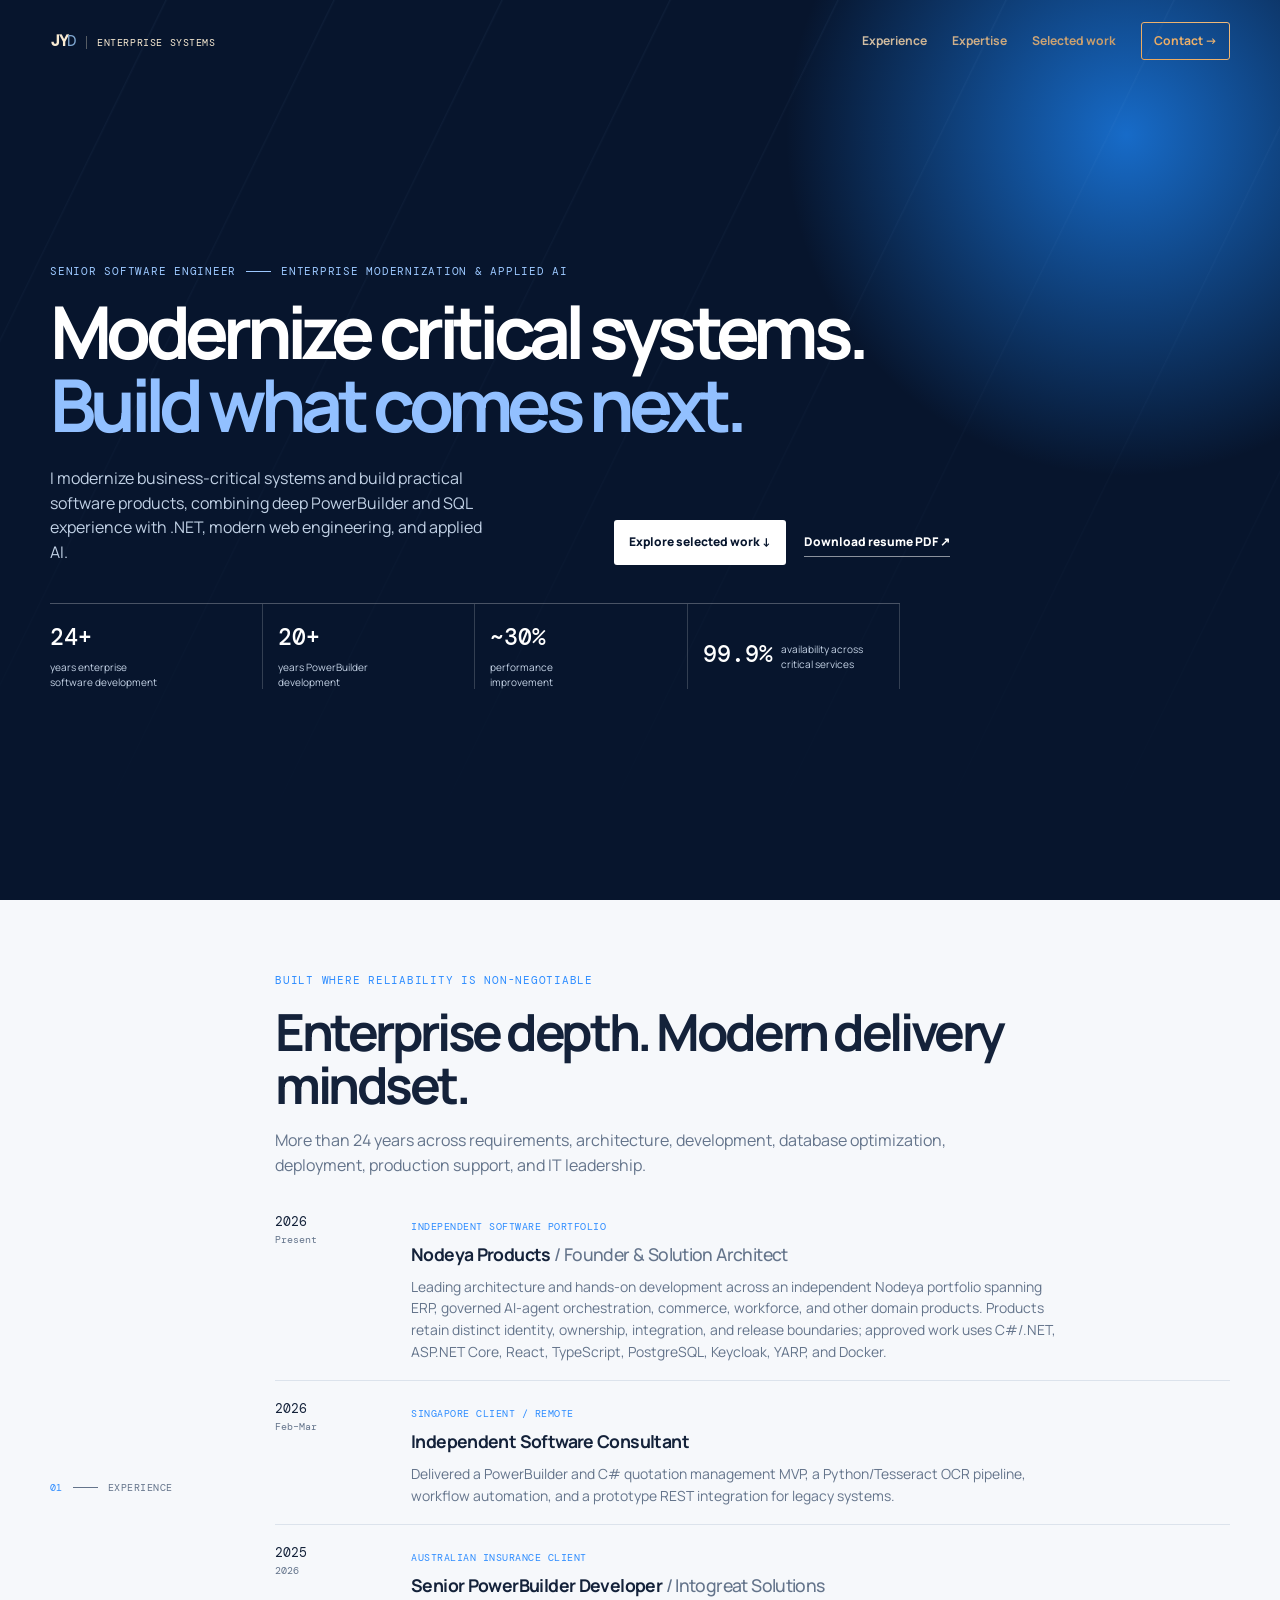
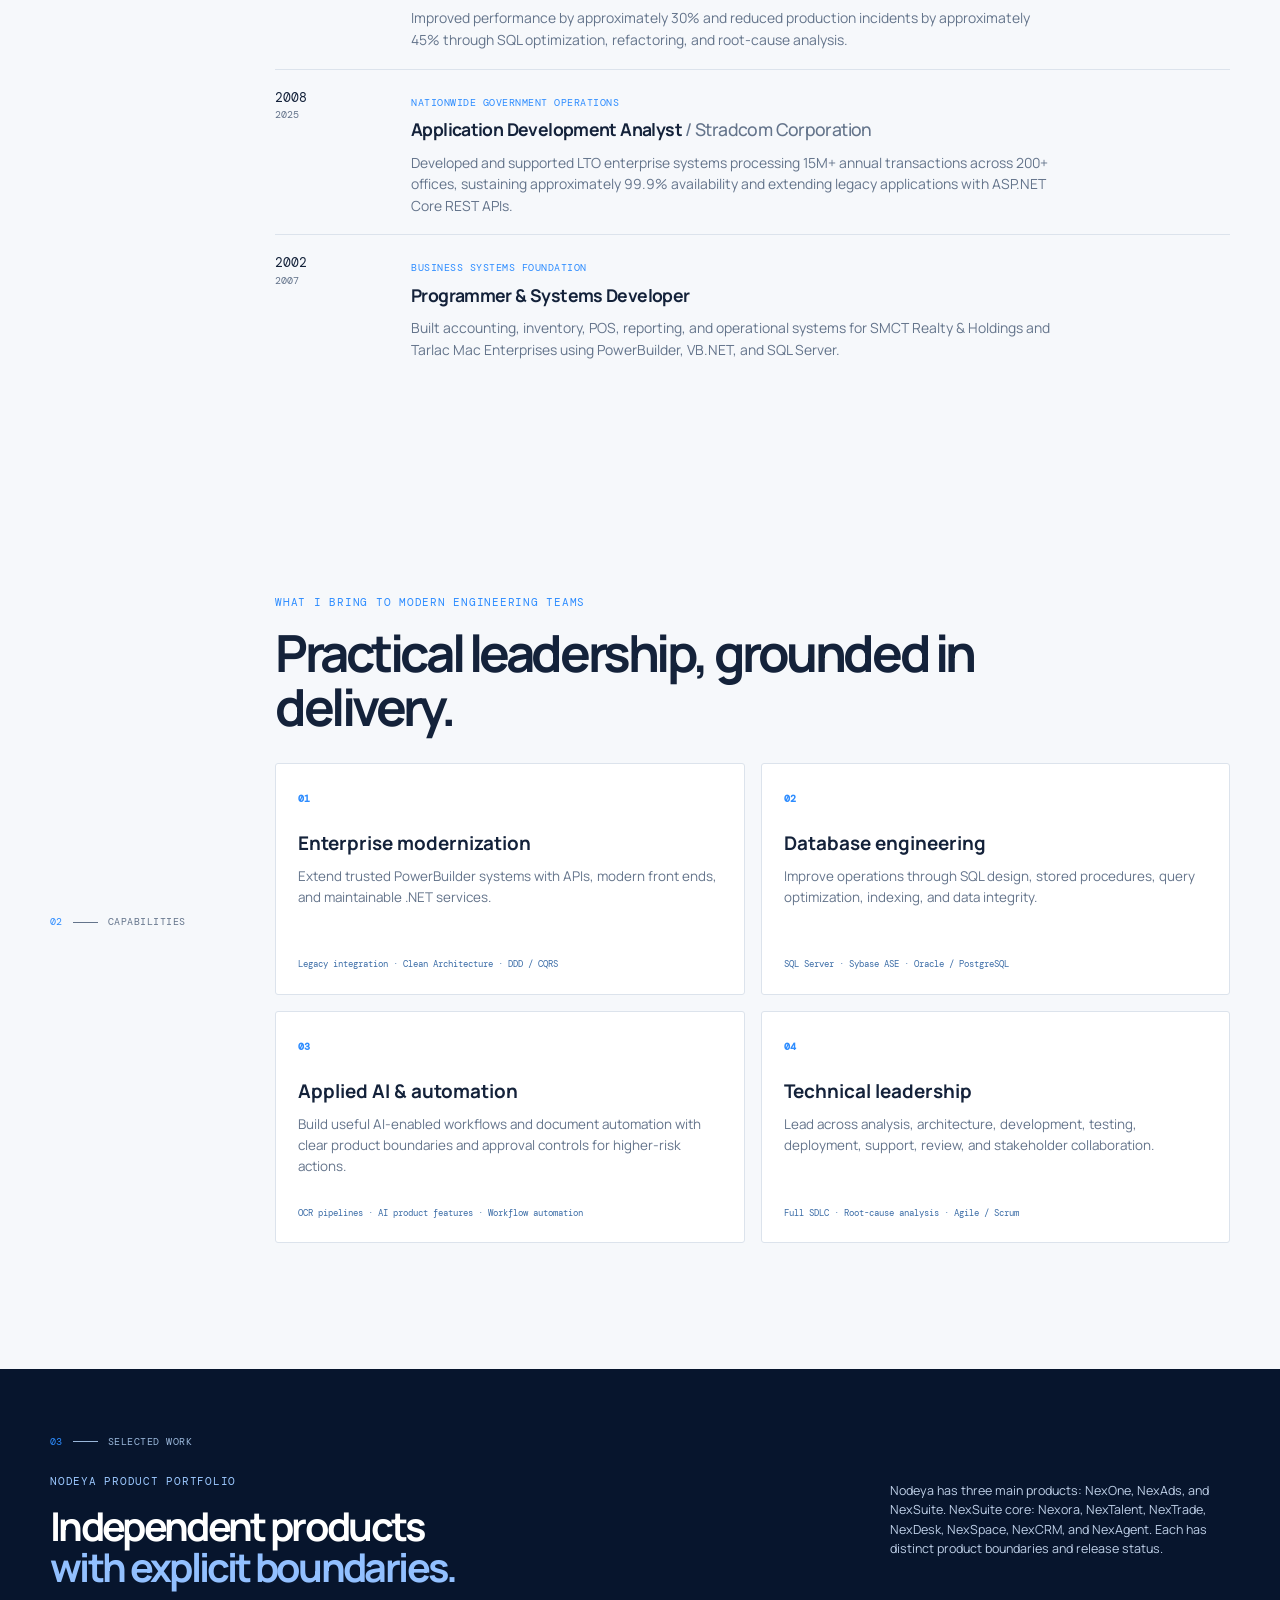
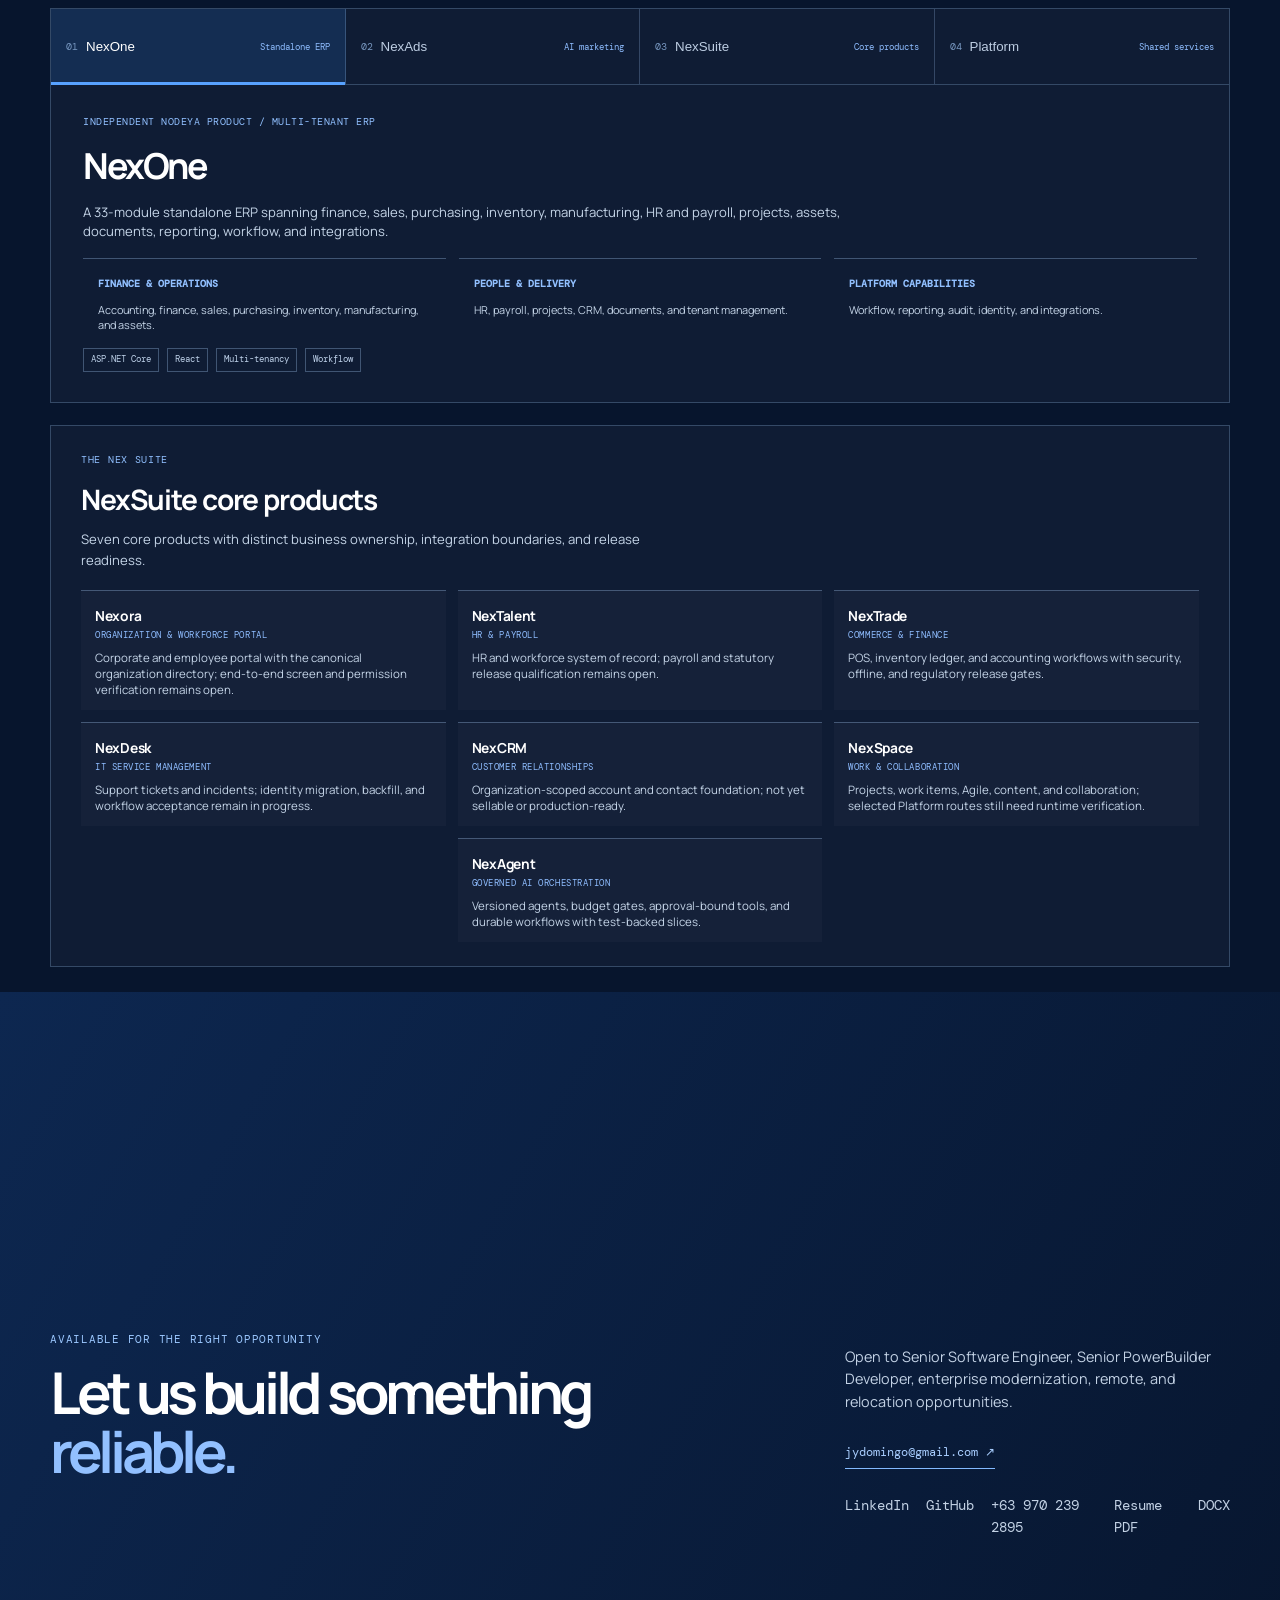
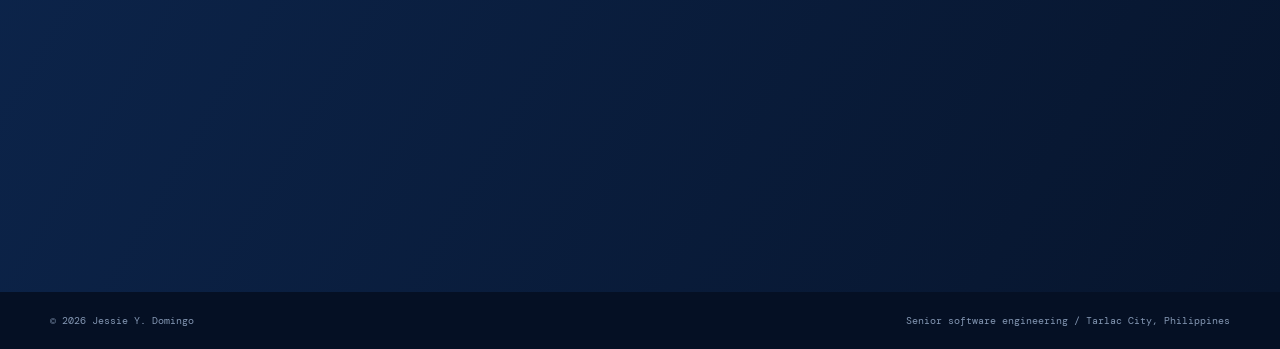
<file: index.html>
<!doctype html>
<html lang="en"><head><meta charset="utf-8"><meta name="viewport" content="width=device-width,initial-scale=1"><meta name="theme-color" content="#07152d"><meta name="description" content="Jessie Y. Domingo is a senior software engineer focused on enterprise modernization, .NET, PowerBuilder, and governed AI-agent engineering"><link rel="canonical" href="https://jessie-portfolio.jydomingo.workers.dev/"><meta property="og:type" content="website"><meta property="og:site_name" content="Jessie Y. Domingo Portfolio"><meta property="og:title" content="Jessie Y. Domingo | Senior Software Engineer"><meta property="og:description" content="Enterprise modernization, .NET, PowerBuilder, and governed AI-agent engineering backed by 24+ years of experience."><meta property="og:url" content="https://jessie-portfolio.jydomingo.workers.dev/"><meta name="twitter:card" content="summary"><meta name="twitter:title" content="Jessie Y. Domingo | Senior Software Engineer"><meta name="twitter:description" content="Enterprise modernization, PowerBuilder, C#/.NET, SQL, and applied AI product work."><title>Jessie Y. Domingo | Senior Software Engineer</title><link rel="preconnect" href="https://fonts.googleapis.com"><link rel="preconnect" href="https://fonts.gstatic.com" crossorigin><link href="https://fonts.googleapis.com/css2?family=DM+Mono:wght@400;500&amp;family=Manrope:wght@400;500;600;700;800&amp;display=swap" rel="stylesheet"><link rel="stylesheet" href="styles.css"><link rel="stylesheet" href="compact.css"><link rel="stylesheet" href="viewport.css"><link rel="stylesheet" href="transparent-header.css"></head>
<body><a class="skip" href="#main">Skip to content</a><div class="progress"><span></span></div><header><a class="brand" href="#top"><b>JY</b><i>D</i><small>Enterprise systems</small></a><button class="menu" aria-expanded="false" aria-controls="nav"><span class="sr">Menu</span><i></i><i></i></button><nav id="nav"><a href="#experience">Experience</a><a href="#capabilities">Expertise</a><a href="#products">Selected work</a><a class="nav-cta" href="#contact">Contact &rarr;</a></nav></header>
<main id="main">
<section id="top" class="hero"><div class="grid"></div><div class="shell"><p class="eyebrow reveal">Senior software engineer <b></b> enterprise modernization &amp; applied AI</p><h1 class="reveal">Modernize critical systems.<br><em>Build what comes next.</em></h1><div class="intro reveal"><p>I modernize business-critical systems and build practical software products, combining deep PowerBuilder and SQL experience with .NET, modern web engineering, and applied AI.</p><div><a class="button" href="#products">Explore selected work &darr;</a><a class="resume" href="Jessie_Domingo_Senior_Software_Engineer_Resume.pdf" download>Download resume PDF &nearr;</a></div></div><div class="stats reveal"><div><strong>24+</strong><span>years enterprise<br>software development</span></div><div><strong>20+</strong><span>years PowerBuilder<br>development</span></div><div><strong>~30%</strong><span>performance<br>improvement</span></div><div><strong>99.9%</strong><span>availability across<br>critical services</span></div></div></div></section>
<section id="experience" class="section shell"><aside><b>01</b><i></i><span>Experience</span></aside><div><p class="eyebrow blue">Built where reliability is non-negotiable</p><h2>Enterprise depth. Modern delivery mindset.</h2><p class="lede">More than 24 years across requirements, architecture, development, database optimization, deployment, production support, and IT leadership.</p><div class="timeline">
<article class="reveal"><time>2026<small>Present</small></time><div><label>Independent software portfolio</label><h3>Nodeya Products <em>/ Founder &amp; Solution Architect</em></h3><p>Leading architecture and hands-on development across an independent Nodeya portfolio spanning ERP, governed AI-agent orchestration, commerce, workforce, and other domain products. Products retain distinct identity, ownership, integration, and release boundaries; approved work uses C#/.NET, ASP.NET Core, React, TypeScript, PostgreSQL, Keycloak, YARP, and Docker.</p></div></article>
<article class="reveal"><time>2026<small>Feb&ndash;Mar</small></time><div><label>Singapore client / remote</label><h3>Independent Software Consultant</h3><p>Delivered a PowerBuilder and C# quotation management MVP, a Python/Tesseract OCR pipeline, workflow automation, and a prototype REST integration for legacy systems.</p></div></article>
<article class="reveal"><time>2025<small>2026</small></time><div><label>Australian insurance client</label><h3>Senior PowerBuilder Developer <em>/ Intogreat Solutions</em></h3><p>Improved performance by approximately 30% and reduced production incidents by approximately 45% through SQL optimization, refactoring, and root-cause analysis.</p></div></article>
<article class="reveal"><time>2008<small>2025</small></time><div><label>Nationwide government operations</label><h3>Application Development Analyst <em>/ Stradcom Corporation</em></h3><p>Developed and supported LTO enterprise systems processing 15M+ annual transactions across 200+ offices, sustaining approximately 99.9% availability and extending legacy applications with ASP.NET Core REST APIs.</p></div></article>
<article class="reveal"><time>2002<small>2007</small></time><div><label>Business systems foundation</label><h3>Programmer &amp; Systems Developer</h3><p>Built accounting, inventory, POS, reporting, and operational systems for SMCT Realty &amp; Holdings and Tarlac Mac Enterprises using PowerBuilder, VB.NET, and SQL Server.</p></div></article></div></div></section>
<section id="capabilities" class="section shell"><aside><b>02</b><i></i><span>Capabilities</span></aside><div><p class="eyebrow blue">What I bring to modern engineering teams</p><h2>Practical leadership, grounded in delivery.</h2><div class="cards"><article class="reveal"><b>01</b><h3>Enterprise modernization</h3><p>Extend trusted PowerBuilder systems with APIs, modern front ends, and maintainable .NET services.</p><small>Legacy integration &middot; Clean Architecture &middot; DDD / CQRS</small></article><article class="reveal"><b>02</b><h3>Database engineering</h3><p>Improve operations through SQL design, stored procedures, query optimization, indexing, and data integrity.</p><small>SQL Server &middot; Sybase ASE &middot; Oracle / PostgreSQL</small></article><article class="reveal"><b>03</b><h3>Applied AI &amp; automation</h3><p>Build useful AI-enabled workflows and document automation with clear product boundaries and approval controls for higher-risk actions.</p><small>OCR pipelines &middot; AI product features &middot; Workflow automation</small></article><article class="reveal"><b>04</b><h3>Technical leadership</h3><p>Lead across analysis, architecture, development, testing, deployment, support, review, and stakeholder collaboration.</p><small>Full SDLC &middot; Root-cause analysis &middot; Agile / Scrum</small></article></div></div></section>
<section id="products" class="products"><div class="shell"><aside><b>03</b><i></i><span>Selected work</span></aside><div class="product-title"><div><p class="eyebrow">Nodeya product portfolio</p><h2>Independent products<br><em>with explicit boundaries.</em></h2></div><p>Nodeya has three main products: NexOne, NexAds, and NexSuite. NexSuite core: Nexora, NexTalent, NexTrade, NexDesk, NexSpace, NexCRM, and NexAgent. Each has distinct product boundaries and release status.</p></div><div class="explorer reveal"><div class="tabs" role="tablist"><button class="tab active" role="tab" aria-selected="true" aria-controls="nexone" data-panel="nexone"><b>01</b>NexOne <small>Standalone ERP</small></button><button class="tab" role="tab" aria-selected="false" aria-controls="nexads" data-panel="nexads"><b>02</b>NexAds <small>AI marketing</small></button><button class="tab" role="tab" aria-selected="false" aria-controls="nexsuite" data-panel="nexsuite"><b>03</b>NexSuite <small>Core products</small></button><button class="tab" role="tab" aria-selected="false" aria-controls="platform" data-panel="platform"><b>04</b>Platform <small>Shared services</small></button></div>
<article id="nexone" class="panel active" role="tabpanel"><label>Independent Nodeya product / multi-tenant ERP</label><h3>NexOne</h3><p>A 33-module standalone ERP spanning finance, sales, purchasing, inventory, manufacturing, HR and payroll, projects, assets, documents, reporting, workflow, and integrations.</p><div class="modules"><div><b>Finance &amp; operations</b><span>Accounting, finance, sales, purchasing, inventory, manufacturing, and assets.</span></div><div><b>People &amp; delivery</b><span>HR, payroll, projects, CRM, documents, and tenant management.</span></div><div><b>Platform capabilities</b><span>Workflow, reporting, audit, identity, and integrations.</span></div></div><footer class="chips"><span>ASP.NET Core</span><span>React</span><span>Multi-tenancy</span><span>Workflow</span></footer></article>
<article id="nexads" class="panel" role="tabpanel" hidden><label>Nodeya main product / AI marketing</label><h3>NexAds</h3><p>An independently owned AI-marketing product with documented backend scope for campaigns, content, analytics, automation, and brand workflows. The frontend and provider-sync implementation remain in progress.</p><div class="modules"><div><b>Campaign &amp; content</b><span>Backend foundations for planning campaigns and creating marketing content.</span></div><div><b>AI provider boundary</b><span>Provider abstractions keep product workflows independent of a specific AI service.</span></div><div><b>Delivery status</b><span>End-to-end frontend paths and external publishing/provider sync still need completion.</span></div></div><footer class="chips"><span>ASP.NET Core</span><span>AI provider abstractions</span><span>Campaign APIs</span></footer><a class="case-link" href="NexAds/CASE_STUDY.md">Read the NexAds case study &rarr;</a></article>
<article id="nexsuite" class="panel" role="tabpanel" hidden><label>Nodeya main product / seven core products</label><h3>NexSuite</h3><p>NexSuite core products are Nexora, NexTalent, NexTrade, NexDesk, NexCRM, NexSpace, and NexAgent. Each product owns its business domain; integration and release readiness are tracked by product.</p><div class="modules"><div><b>Organization &amp; people</b><span>Nexora organization directory and portal; NexTalent HR and payroll.</span></div><div><b>Business operations</b><span>NexTrade commerce, NexDesk service management, NexCRM relationships, and NexSpace work.</span></div><div><b>AI orchestration</b><span>NexAgent adds governed agent versioning, budgets, approvals, and workflows.</span></div></div><footer class="chips"><span>Nexora</span><span>NexTalent</span><span>NexTrade</span><span>NexDesk</span><span>NexCRM</span><span>NexSpace</span><span>NexAgent</span></footer></article>

<article id="platform" class="panel" role="tabpanel" hidden><label>Nodeya shared foundation</label><h3>Platform Services</h3><p>A modular platform target for approved shared capabilities such as platform accounts, billing, identity, audit, notifications, and file storage. Product-owned records and access rules remain with each product; migration and verification status vary.</p><div class="modules"><div><b>Identity &amp; access</b><span>Accounts, sessions, roles, permissions, API access, and SSO.</span></div><div><b>Commerce &amp; billing</b><span>Product catalog, subscriptions, payments, billing, and revenue.</span></div><div><b>Shared operations</b><span>Scoped audit, notifications, file storage, YARP gateway, and status.</span></div></div><footer class="chips"><span>.NET APIs</span><span>YARP</span><span>Keycloak OIDC</span><span>Outbox</span></footer></article></div><div class="suite reveal"><p class="suite-eyebrow">The Nex Suite</p><h3>NexSuite core products</h3><p class="suite-lede">Seven core products with distinct business ownership, integration boundaries, and release readiness.</p><div class="suite-grid"><a class="suite-item" href="Nexora/CASE_STUDY.md"><b>Nexora</b><i>Organization &amp; workforce portal</i><span>Corporate and employee portal with the canonical organization directory; end-to-end screen and permission verification remains open.</span></a><a class="suite-item" href="NexTalent/CASE_STUDY.md"><b>NexTalent</b><i>HR &amp; payroll</i><span>HR and workforce system of record; payroll and statutory release qualification remains open.</span></a><a class="suite-item" href="NexTrade/CASE_STUDY.md"><b>NexTrade</b><i>Commerce &amp; finance</i><span>POS, inventory ledger, and accounting workflows with security, offline, and regulatory release gates.</span></a><a class="suite-item" href="NexDesk/CASE_STUDY.md"><b>NexDesk</b><i>IT service management</i><span>Support tickets and incidents; identity migration, backfill, and workflow acceptance remain in progress.</span></a><a class="suite-item" href="NexCRM/CASE_STUDY.md"><b>NexCRM</b><i>Customer relationships</i><span>Organization-scoped account and contact foundation; not yet sellable or production-ready.</span></a><a class="suite-item" href="NexSpace/CASE_STUDY.md"><b>NexSpace</b><i>Work &amp; collaboration</i><span>Projects, work items, Agile, content, and collaboration; selected Platform routes still need runtime verification.</span></a><a class="suite-item" href="NexAgent/CASE_STUDY.md"><b>NexAgent</b><i>Governed AI orchestration</i><span>Versioned agents, budget gates, approval-bound tools, and durable workflows with test-backed slices.</span></a></div></div></div></section>
<section id="contact" class="contact"><div class="shell"><div><p class="eyebrow">Available for the right opportunity</p><h2>Let us build something<br><em>reliable.</em></h2></div><div><p>Open to Senior Software Engineer, Senior PowerBuilder Developer, enterprise modernization, remote, and relocation opportunities.</p><a class="mail" href="mailto:jydomingo@gmail.com">jydomingo@gmail.com &nearr;</a><p class="links"><a href="https://linkedin.com/in/jessie-domingo" target="_blank" rel="noopener noreferrer">LinkedIn</a><a href="https://github.com/jydomingo" target="_blank" rel="noopener noreferrer">GitHub</a><a href="tel:+639702392895">+63 970 239 2895</a><a href="Jessie_Domingo_Senior_Software_Engineer_Resume.pdf" download>Resume PDF</a><a href="Jessie_Domingo_Senior_Software_Engineer_Resume.docx" download>DOCX</a></p></div></div></section>
</main><footer class="site-footer"><div class="shell"><span>&copy; <span id="year"></span> Jessie Y. Domingo</span><span>Senior software engineering / Tarlac City, Philippines</span></div></footer><script src="script.js"></script></body></html>
</file>
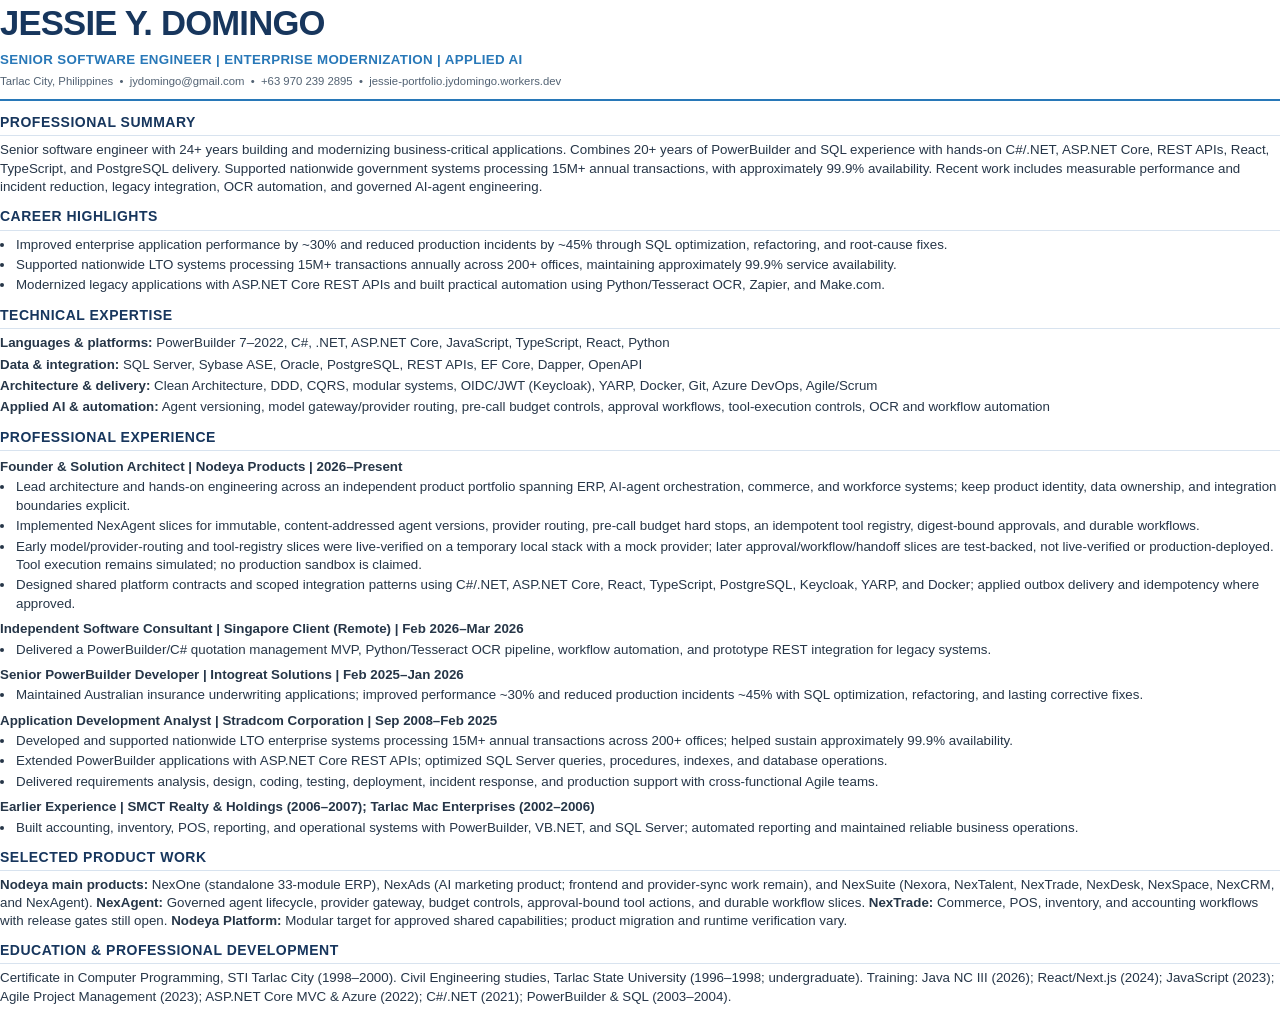
<file: Jessie_Domingo_Senior_Software_Engineer_Resume.html>
<!doctype html>
<html lang="en">
<head>
<meta charset="utf-8"><meta name="viewport" content="width=device-width,initial-scale=1">
<title>Jessie Y. Domingo — Senior Software Engineer</title>
<style>
@page{size:A4;margin:14mm 16mm}*{box-sizing:border-box}body{margin:0;color:#263648;font:10pt/1.38 Arial,Helvetica,sans-serif}h1{margin:0;color:#17365d;font-size:26pt;letter-spacing:-.6pt}header{border-bottom:2px solid #2878b8;padding-bottom:9px;margin-bottom:12px}.headline{margin:3px 0 5px;color:#2878b8;font-weight:bold;font-size:10pt;letter-spacing:.35px}.contact{margin:0;color:#526273;font-size:8.5pt}.section{margin:11px 0 0}.section h2{font-size:10.5pt;letter-spacing:.5px;color:#17365d;border-bottom:1px solid #d8e3ef;margin:0 0 5px;padding-bottom:3px}.section p{margin:0 0 4px}.role{font-weight:bold;margin:7px 0 2px!important;break-after:avoid}.bullets{margin:0 0 0 15px;padding:0}.bullets li{padding-left:1px;margin:0 0 2px}.skills p{margin:0 0 3px}.products{line-height:1.35}@media print{a{color:inherit;text-decoration:none}}
</style>
</head>
<body>
<header><h1>JESSIE Y. DOMINGO</h1><p class="headline">SENIOR SOFTWARE ENGINEER | ENTERPRISE MODERNIZATION | APPLIED AI</p><p class="contact">Tarlac City, Philippines &nbsp;•&nbsp; jydomingo@gmail.com &nbsp;•&nbsp; +63 970 239 2895 &nbsp;•&nbsp; jessie-portfolio.jydomingo.workers.dev</p></header>
<section class="section"><h2>PROFESSIONAL SUMMARY</h2><p>Senior software engineer with 24+ years building and modernizing business-critical applications. Combines 20+ years of PowerBuilder and SQL experience with hands-on C#/.NET, ASP.NET Core, REST APIs, React, TypeScript, and PostgreSQL delivery. Supported nationwide government systems processing 15M+ annual transactions, with approximately 99.9% availability. Recent work includes measurable performance and incident reduction, legacy integration, OCR automation, and governed AI-agent engineering.</p></section>
<section class="section"><h2>CAREER HIGHLIGHTS</h2><ul class="bullets"><li>Improved enterprise application performance by ~30% and reduced production incidents by ~45% through SQL optimization, refactoring, and root-cause fixes.</li><li>Supported nationwide LTO systems processing 15M+ transactions annually across 200+ offices, maintaining approximately 99.9% service availability.</li><li>Modernized legacy applications with ASP.NET Core REST APIs and built practical automation using Python/Tesseract OCR, Zapier, and Make.com.</li></ul></section>
<section class="section skills"><h2>TECHNICAL EXPERTISE</h2><p><b>Languages &amp; platforms:</b> PowerBuilder 7–2022, C#, .NET, ASP.NET Core, JavaScript, TypeScript, React, Python</p><p><b>Data &amp; integration:</b> SQL Server, Sybase ASE, Oracle, PostgreSQL, REST APIs, EF Core, Dapper, OpenAPI</p><p><b>Architecture &amp; delivery:</b> Clean Architecture, DDD, CQRS, modular systems, OIDC/JWT (Keycloak), YARP, Docker, Git, Azure DevOps, Agile/Scrum</p><p><b>Applied AI &amp; automation:</b> Agent versioning, model gateway/provider routing, pre-call budget controls, approval workflows, tool-execution controls, OCR and workflow automation</p></section>
<section class="section"><h2>PROFESSIONAL EXPERIENCE</h2>
<p class="role">Founder &amp; Solution Architect | Nodeya Products | 2026–Present</p><ul class="bullets"><li>Lead architecture and hands-on engineering across an independent product portfolio spanning ERP, AI-agent orchestration, commerce, and workforce systems; keep product identity, data ownership, and integration boundaries explicit.</li><li>Implemented NexAgent slices for immutable, content-addressed agent versions, provider routing, pre-call budget hard stops, an idempotent tool registry, digest-bound approvals, and durable workflows.</li><li>Early model/provider-routing and tool-registry slices were live-verified on a temporary local stack with a mock provider; later approval/workflow/handoff slices are test-backed, not live-verified or production-deployed. Tool execution remains simulated; no production sandbox is claimed.</li><li>Designed shared platform contracts and scoped integration patterns using C#/.NET, ASP.NET Core, React, TypeScript, PostgreSQL, Keycloak, YARP, and Docker; applied outbox delivery and idempotency where approved.</li></ul>
<p class="role">Independent Software Consultant | Singapore Client (Remote) | Feb 2026–Mar 2026</p><ul class="bullets"><li>Delivered a PowerBuilder/C# quotation management MVP, Python/Tesseract OCR pipeline, workflow automation, and prototype REST integration for legacy systems.</li></ul>
<p class="role">Senior PowerBuilder Developer | Intogreat Solutions | Feb 2025–Jan 2026</p><ul class="bullets"><li>Maintained Australian insurance underwriting applications; improved performance ~30% and reduced production incidents ~45% with SQL optimization, refactoring, and lasting corrective fixes.</li></ul>
<p class="role">Application Development Analyst | Stradcom Corporation | Sep 2008–Feb 2025</p><ul class="bullets"><li>Developed and supported nationwide LTO enterprise systems processing 15M+ annual transactions across 200+ offices; helped sustain approximately 99.9% availability.</li><li>Extended PowerBuilder applications with ASP.NET Core REST APIs; optimized SQL Server queries, procedures, indexes, and database operations.</li><li>Delivered requirements analysis, design, coding, testing, deployment, incident response, and production support with cross-functional Agile teams.</li></ul>
<p class="role">Earlier Experience | SMCT Realty &amp; Holdings (2006–2007); Tarlac Mac Enterprises (2002–2006)</p><ul class="bullets"><li>Built accounting, inventory, POS, reporting, and operational systems with PowerBuilder, VB.NET, and SQL Server; automated reporting and maintained reliable business operations.</li></ul>
</section>
<section class="section products"><h2>SELECTED PRODUCT WORK</h2><p><b>Nodeya main products:</b> NexOne (standalone 33-module ERP), NexAds (AI marketing product; frontend and provider-sync work remain), and NexSuite (Nexora, NexTalent, NexTrade, NexDesk, NexSpace, NexCRM, and NexAgent). <b>NexAgent:</b> Governed agent lifecycle, provider gateway, budget controls, approval-bound tool actions, and durable workflow slices. <b>NexTrade:</b> Commerce, POS, inventory, and accounting workflows with release gates still open. <b>Nodeya Platform:</b> Modular target for approved shared capabilities; product migration and runtime verification vary.</p></section>
<section class="section"><h2>EDUCATION &amp; PROFESSIONAL DEVELOPMENT</h2><p>Certificate in Computer Programming, STI Tarlac City (1998–2000). Civil Engineering studies, Tarlac State University (1996–1998; undergraduate). Training: Java NC III (2026); React/Next.js (2024); JavaScript (2023); Agile Project Management (2023); ASP.NET Core MVC &amp; Azure (2022); C#/.NET (2021); PowerBuilder &amp; SQL (2003–2004).</p></section>
</body></html>
</file>
<file: styles.css>
:root{--n:#07152d;--i:#14223a;--m:#64748b;--b:#2d8cff;--w:#fff;--p:#f6f8fb;--l:#dce3ec;--mono:'DM Mono',monospace;--sans:Manrope,Arial,sans-serif;--max:1180px}*{box-sizing:border-box}html{scroll-behavior:smooth}body{margin:0;background:var(--p);color:var(--i);font-family:var(--sans);line-height:1.55}a{color:inherit;text-decoration:none}.shell{width:min(calc(100% - 64px),var(--max));margin:auto}.skip,.sr{position:absolute;left:-999px}.skip:focus{left:1rem;top:1rem;z-index:9;background:#fff;padding:8px}.progress{position:fixed;z-index:30;top:0;width:100%;height:3px}.progress span{display:block;width:0;height:100%;background:var(--b)}header{position:absolute;z-index:5;top:0;left:50%;transform:translateX(-50%);display:flex;align-items:center;justify-content:space-between;width:min(calc(100% - 64px),var(--max));height:82px;color:#fff}.brand{font-family:var(--mono);letter-spacing:-.08em}.brand i{color:#88beff;font-style:normal}.brand small{margin-left:10px;padding-left:10px;border-left:1px solid #ffffff55;font-size:.6rem;letter-spacing:.06em;text-transform:uppercase}nav{display:flex;align-items:center;gap:25px;font-size:.76rem;font-weight:700}nav>a{opacity:.85}nav>a:hover{opacity:1}.nav-cta{padding:9px 12px;border:1px solid #ffffff88;border-radius:3px;opacity:1}.nav-cta:hover{background:#fff;color:var(--n)}.menu{display:none}.hero{position:relative;overflow:hidden;padding:158px 0 36px;min-height:760px;background:radial-gradient(circle at 88% 15%,#176bc8 0,transparent 25%),var(--n);color:#fff}.grid{position:absolute;inset:0;background-image:linear-gradient(#8bb8ee18 1px,transparent 1px),linear-gradient(90deg,#8bb8ee18 1px,transparent 1px);background-size:62px 62px;mask-image:linear-gradient(#000,transparent)}.hero .shell{position:relative}.eyebrow{display:flex;gap:10px;align-items:center;margin:0 0 16px;color:#9cc8ff;font-family:var(--mono);font-size:.67rem;letter-spacing:.07em;text-transform:uppercase}.eyebrow b{width:25px;height:1px;background:currentColor}.blue{color:var(--b)}h1,h2,h3,p{margin-top:0}h1{max-width:1050px;margin:0;font-size:clamp(3.2rem,6.5vw,6.5rem);line-height:.99;letter-spacing:-.078em}h1 em,h2 em{color:#92c0ff;font-style:normal}.intro{display:flex;justify-content:space-between;align-items:end;gap:35px;max-width:900px;margin:42px 0 75px}.intro>p{max-width:450px;margin:0;color:#c1d1e5;font-size:1rem}.button,.resume{display:inline-flex;align-items:center;gap:18px;font-size:.75rem;font-weight:800}.button{padding:13px 15px;background:#fff;color:var(--n);border-radius:3px}.button:hover{background:#ddecff}.resume{margin-left:18px;padding-bottom:4px;border-bottom:1px solid #ffffff88}.stats{display:grid;grid-template-columns:repeat(4,1fr);max-width:850px;border-top:1px solid #ffffff44}.stats div{min-height:85px;padding:16px 15px 0 0;border-right:1px solid #ffffff2e}.stats div+div{padding-left:15px}.stats strong{display:block;font-family:var(--mono);font-size:1.45rem;font-weight:500}.stats span{display:block;margin-top:4px;color:#c4d2e5;font-size:.63rem;line-height:1.45}.stats div:last-child{display:flex;align-items:center;gap:8px}.dot{width:7px;height:7px;border-radius:50%;background:#6be6ad;box-shadow:0 0 0 5px #6be6ad22}.section{display:grid;grid-template-columns:170px 1fr;gap:55px;padding:108px 0}.section aside,.products aside{display:flex;align-items:center;gap:10px;padding-top:7px;color:var(--m);font-family:var(--mono);font-size:.62rem;letter-spacing:.05em;text-transform:uppercase}.section aside b,.products aside b{color:var(--b);font-weight:400}.section aside i,.products aside i{width:25px;height:1px;background:currentColor}h2{max-width:760px;margin:0 0 17px;font-size:clamp(2.25rem,4vw,4rem);line-height:1.04;letter-spacing:-.067em}.lede{max-width:700px;color:var(--m);font-size:1rem}.timeline{margin-top:55px}.timeline article{display:grid;grid-template-columns:108px 1fr;gap:28px;padding:0 0 28px;margin-bottom:28px;border-bottom:1px solid var(--l)}.timeline article:last-child{border:0}.timeline time{font-family:var(--mono);font-size:.84rem}.timeline time small{display:block;color:var(--m);font-size:.6rem}.timeline label,.panel label{color:var(--b);font-family:var(--mono);font-size:.63rem;letter-spacing:.05em;text-transform:uppercase}.timeline h3{margin:4px 0 8px;font-size:1.1rem;letter-spacing:-.035em}.timeline h3 em{color:var(--m);font-style:normal;font-weight:500}.timeline p{max-width:650px;margin:0;color:var(--m);font-size:.87rem}.products{padding:106px 0 58px;background:var(--n);color:#fff}.products aside{margin-bottom:55px;color:#9ab7da}.product-title{display:flex;justify-content:space-between;gap:50px;margin-bottom:45px}.product-title h2{margin:0}.product-title>p{max-width:340px;margin:20px 0 0;color:#bfd0e8;font-size:.87rem}.explorer{border:1px solid #9bc1ee44;background:#ffffff08}.tabs{display:grid;grid-template-columns:repeat(4,1fr);border-bottom:1px solid #9bc1ee44}.tab{position:relative;display:flex;align-items:center;gap:8px;min-height:75px;padding:12px 15px;border:0;border-right:1px solid #9bc1ee44;background:transparent;color:#bdcde2;cursor:pointer;text-align:left}.tab:last-child{border:0}.tab b{color:#7898c1;font-family:var(--mono);font-size:.61rem;font-weight:400}.tab small{margin-left:auto;color:#8fbdff;font-family:var(--mono);font-size:.58rem}.tab.active{background:#3180e82b;color:#fff}.tab.active:after{position:absolute;right:0;bottom:-1px;left:0;height:3px;background:#58a2ff;content:''}.panel{padding:44px 48px 34px;animation:fade .25s}.panel label{color:#91c0ff}.panel h3{margin:6px 0 10px;font-size:clamp(2.1rem,4vw,3.6rem);letter-spacing:-.068em}.panel>p{max-width:760px;margin:0;color:#c4d4e7;font-size:1rem}.modules{display:grid;grid-template-columns:repeat(3,1fr);gap:20px;margin:38px 0 27px}.modules div{padding:15px 15px 0;border-top:1px solid #a3c7ef55}.modules b{color:#92c0ff;font-family:var(--mono);font-size:.64rem;text-transform:uppercase}.modules span{display:block;margin-top:9px;color:#c4d4e7;font-size:.8rem}.chips{display:flex;flex-wrap:wrap;gap:8px}.chips span{padding:5px 8px;border:1px solid #a3c7ef55;color:#bed1e9;font-family:var(--mono);font-size:.6rem}.cards{display:grid;grid-template-columns:repeat(2,1fr);gap:16px;margin-top:50px}.cards article{min-height:275px;padding:24px 22px;border:1px solid var(--l);border-radius:3px;background:#fff}.cards article>b{color:var(--b);font-family:var(--mono);font-size:.64rem}.cards h3{margin:28px 0 10px;font-size:1.18rem}.cards p{min-height:70px;color:var(--m);font-size:.84rem}.cards small{color:#3c6da7;font-family:var(--mono);font-size:.58rem}.contact{padding:85px 0;background:linear-gradient(120deg,#0d2750,var(--n));color:#fff}.contact .shell{display:flex;justify-content:space-between;gap:70px}.contact h2{margin:0;font-size:clamp(2.6rem,4.5vw,4.8rem);line-height:1.02;letter-spacing:-.075em}.contact .shell>div:last-child{width:min(385px,100%);padding-top:15px}.contact .shell>div:last-child>p{color:#c3d2e5;font-size:.9rem}.mail{display:inline-block;margin:16px 0 25px;padding-bottom:6px;border-bottom:1px solid #83baff;color:#a9ceff;font-family:var(--mono);font-size:.76rem}.links{display:flex;gap:17px;font-family:var(--mono);font-size:.64rem}.links a:hover{color:#9cc8ff}.site-footer{padding:21px 0;background:#051024;color:#8396b2;font-family:var(--mono);font-size:.61rem}.site-footer .shell{display:flex;justify-content:space-between}.reveal{opacity:0;transform:translateY(20px);transition:.65s}.reveal.visible{opacity:1;transform:none}@keyframes fade{from{opacity:0;transform:translateY(6px)}to{opacity:1;transform:none}}@media(max-width:850px){.section{grid-template-columns:1fr;gap:20px}.product-title,.contact .shell{flex-direction:column;gap:20px}.product-title>p{margin:0}.modules,.cards{grid-template-columns:1fr}.cards article{min-height:auto}.cards p{min-height:0}.tabs{grid-template-columns:repeat(2,1fr)}.tab:nth-child(2){border-right:0}.tab:nth-child(-n+2){border-bottom:1px solid #9bc1ee44}.intro{align-items:start;flex-direction:column;gap:24px}.hero{min-height:auto}}@media(max-width:620px){.shell{width:min(100% - 38px,var(--max))}header{width:calc(100% - 38px);height:68px}.brand small{display:none}nav{display:none}.menu{display:block;width:38px;height:34px;padding:7px;border:0;background:transparent;color:#fff}.menu i{display:block;width:23px;height:1px;margin:6px 0;background:currentColor}.menu[aria-expanded=true] i:first-of-type{transform:translateY(3.5px) rotate(45deg)}.menu[aria-expanded=true] i:last-of-type{transform:translateY(-3.5px) rotate(-45deg)}nav.open{position:absolute;top:56px;right:0;left:0;display:flex;flex-direction:column;align-items:stretch;gap:0;padding:8px;background:#fff;color:var(--n);box-shadow:0 16px 40px #0004}nav.open a{padding:10px;opacity:1}.nav-cta{border:0;background:#edf4ff}.hero{padding-top:125px}.grid{background-size:38px 38px}h1{font-size:clamp(2.75rem,14vw,4.2rem)}.intro{margin:32px 0 48px}.resume{margin-left:14px}.stats{grid-template-columns:repeat(2,1fr)}.stats div:nth-child(2){border-right:0}.stats div:nth-child(n+3){border-top:1px solid #ffffff2e}.section,.products{padding-top:68px;padding-bottom:68px}.products aside{margin-bottom:35px}.timeline article{grid-template-columns:1fr;gap:8px}.tabs{display:block}.tab{width:100%;min-height:54px;border-right:0!important;border-bottom:1px solid #9bc1ee44!important}.tab:last-child{border-bottom:0!important}.tab.active:after{top:0;right:auto;bottom:0;width:3px;height:auto}.panel{padding:28px 20px}.modules{gap:10px;margin:28px 0 24px}.contact{padding:62px 0}.site-footer .shell{flex-direction:column;gap:7px}}@media(prefers-reduced-motion:reduce){html{scroll-behavior:auto}.reveal{opacity:1;transform:none;transition:none}}

.suite{margin-top:22px;border:1px solid #9bc1ee44;background:#ffffff08;padding:26px 30px 24px}.suite-eyebrow{margin:0 0 10px;color:#91c0ff;font-family:var(--mono);font-size:.63rem;letter-spacing:.07em;text-transform:uppercase}.suite h3{margin:0 0 8px;font-size:clamp(1.3rem,2.2vw,1.8rem);letter-spacing:-.04em}.suite-lede{margin:0;color:#c4d4e7;font-size:.82rem;max-width:70ch}.suite-grid{display:grid;grid-template-columns:repeat(3,1fr);gap:12px;margin-top:20px}.suite-item{padding:14px 14px 12px;border-top:1px solid #a3c7ef55;background:#ffffff06}.suite-item b{display:block;color:#fff;font-size:.86rem;letter-spacing:-.02em}.suite-item i{display:block;margin-top:2px;color:#8fbdff;font-family:var(--mono);font-size:.58rem;font-style:normal;text-transform:uppercase;letter-spacing:.06em}.suite-item span{display:block;margin-top:7px;color:#c4d4e7;font-size:.72rem;line-height:1.4}@media(max-width:850px){.suite-grid{grid-template-columns:repeat(2,1fr)}}@media(max-width:620px){.suite-grid{grid-template-columns:1fr}.suite{padding:20px 18px 18px}}

.case-link{display:inline-block;margin-top:16px;color:#91c0ff;font-size:.78rem;font-weight:700}.case-link:hover{color:#fff}
.suite-item:nth-child(7){grid-column:2}@media(max-width:620px){.suite-item:nth-child(7){grid-column:auto}}
</file>
<file: compact.css>
/* Compact viewport pass: keeps each portfolio section focused and scannable. */
.grid{background-image:repeating-linear-gradient(116deg,transparent 0,transparent 148px,#8bb8ee13 149px,transparent 151px);background-size:100% 100%;opacity:.72}
.hero{min-height:650px;padding:128px 0 30px}.hero h1{font-size:clamp(2.9rem,5.7vw,5.7rem)}.intro{margin:26px 0 38px}.section{padding:72px 0}.timeline{margin-top:34px}.timeline article{padding-bottom:18px;margin-bottom:18px}.products{padding:72px 0 38px}.products aside{margin-bottom:34px}.product-title{margin-bottom:28px}.panel{padding:28px 36px 24px}.modules{gap:16px;margin:24px 0 20px}.cards{margin-top:30px}.cards article{min-height:230px;padding:20px 22px}.cards h3{margin:20px 0 8px}.contact{padding:60px 0}@media(max-width:620px){.hero{min-height:auto;padding-top:112px}.hero h1{font-size:clamp(2.35rem,12vw,3.7rem)}.intro{margin:24px 0 34px}.section,.products{padding-top:48px;padding-bottom:48px}.products aside{margin-bottom:26px}.panel{padding:23px 18px 20px}.modules{margin:19px 0 16px}.contact{padding:48px 0}}
.panel{position:relative;padding-bottom:38px}.panel-progress{position:absolute;right:0;bottom:0;left:0;height:4px;background:#ffffff22}.panel-progress i{display:block;width:0;height:100%;background:#62aaff}.panel-progress.running i{width:100%}
.panel h3{font-size:clamp(1.7rem,3vw,2.8rem)}.panel>p{font-size:.88rem}.modules{margin-top:22px}.modules span{font-size:.74rem}
.product-title h2 small{display:block;margin-bottom:10px;color:#91c0ff;font-family:var(--mono);font-size:.62rem;font-weight:500;letter-spacing:.07em;text-transform:uppercase}
.support{display:grid;grid-template-columns:max-content max-content max-content;align-items:center;column-gap:12px;row-gap:8px}.support span{display:flex;align-items:center;min-height:26px;white-space:nowrap}
@media(max-width:620px){.support{display:flex;align-items:flex-start;flex-direction:column;gap:8px}.support span{min-height:24px}}
@media(max-width:620px){.panel{padding-bottom:32px}.panel h3{font-size:2rem}.panel>p{font-size:.82rem}}
@media(min-width:851px){.products{padding-top:58px;padding-bottom:25px}.products aside{margin-bottom:24px}.product-title{margin-bottom:20px}.product-title h2{font-size:clamp(1.9rem,3.1vw,3.15rem)}.product-title>p{margin-top:8px;font-size:.78rem}.panel{padding:22px 32px 30px}.panel h3{font-size:clamp(1.8rem,2.8vw,2.65rem)}.panel>p{font-size:.82rem;line-height:1.4}.modules{gap:13px;margin:18px 0 16px}.modules div{padding-top:10px}.modules span{font-size:.68rem;line-height:1.35}.chips span{padding:4px 7px;font-size:.56rem}.support{margin-top:15px}}
.voice-guide{position:fixed;right:22px;bottom:22px;z-index:12;padding:9px 12px;border:1px solid #9ab7da;background:#07152de8;color:#fff;border-radius:3px;font:500 .62rem var(--mono);letter-spacing:.03em;cursor:pointer;box-shadow:0 8px 24px #07152d33}.voice-guide:hover,.voice-guide[aria-pressed=true]{border-color:#83baff;background:#12366b}.voice-guide span{color:#78b9ff}@media(max-width:620px){.voice-guide{right:19px;bottom:18px}}
.voice-nudge{position:fixed;right:112px;bottom:69px;z-index:11;padding:11px 38px 11px 13px;border:1px solid #83baff88;border-radius:4px;background:#fff;color:#14223a;box-shadow:0 10px 30px #07152d38;cursor:pointer;text-align:left;animation:voiceNudge 1.8s ease-in-out infinite}.voice-nudge small{display:block;margin-bottom:2px;color:#2d8cff;font:500 .52rem var(--mono);letter-spacing:.08em;text-transform:uppercase}.voice-nudge strong{display:block;font:700 .7rem/1.35 var(--sans)}.voice-nudge>span{position:absolute;right:12px;bottom:8px;color:#2d8cff;font-size:1.35rem;line-height:1}.voice-nudge:hover{border-color:#2d8cff;transform:translateY(-2px)}.voice-nudge.dismissed{opacity:0;visibility:hidden;transform:translateY(8px);animation:none;pointer-events:none;transition:opacity .25s,transform .25s,visibility .25s}@keyframes voiceNudge{0%,100%{transform:translateY(0)}50%{transform:translateY(-5px)}}@media(max-width:620px){.voice-nudge{right:28px;bottom:68px;max-width:220px}.voice-nudge strong{font-size:.64rem}}@media(prefers-reduced-motion:reduce){.voice-nudge{animation:none}}
</file>
<file: viewport.css>
/* Persistent navigation and one-viewport desktop sections. */
header{position:fixed;background:rgba(7,21,45,.88);backdrop-filter:blur(14px);border-bottom:1px solid rgba(166,201,242,.14)}
.hero,.section,.products,.contact{min-height:100svh}
.hero{display:flex;align-items:center;padding-top:82px}
.section{align-items:center}
.products,.contact{display:flex;align-items:center}
.products .shell{width:min(calc(100% - 64px),var(--max))}
@media(max-width:850px){.hero,.section,.products,.contact{min-height:auto}.hero{display:block;padding-top:112px}.section,.products,.contact{display:block}}
@media(max-width:620px){header{background:rgba(7,21,45,.96)}.hero{padding-top:98px}}
</file>
<file: transparent-header.css>
/* Keep navigation visible without introducing a background panel. */
header{background:transparent!important;backdrop-filter:none!important;border-bottom:0!important;mix-blend-mode:difference}
header .nav-cta{border-color:currentColor}
</file>
